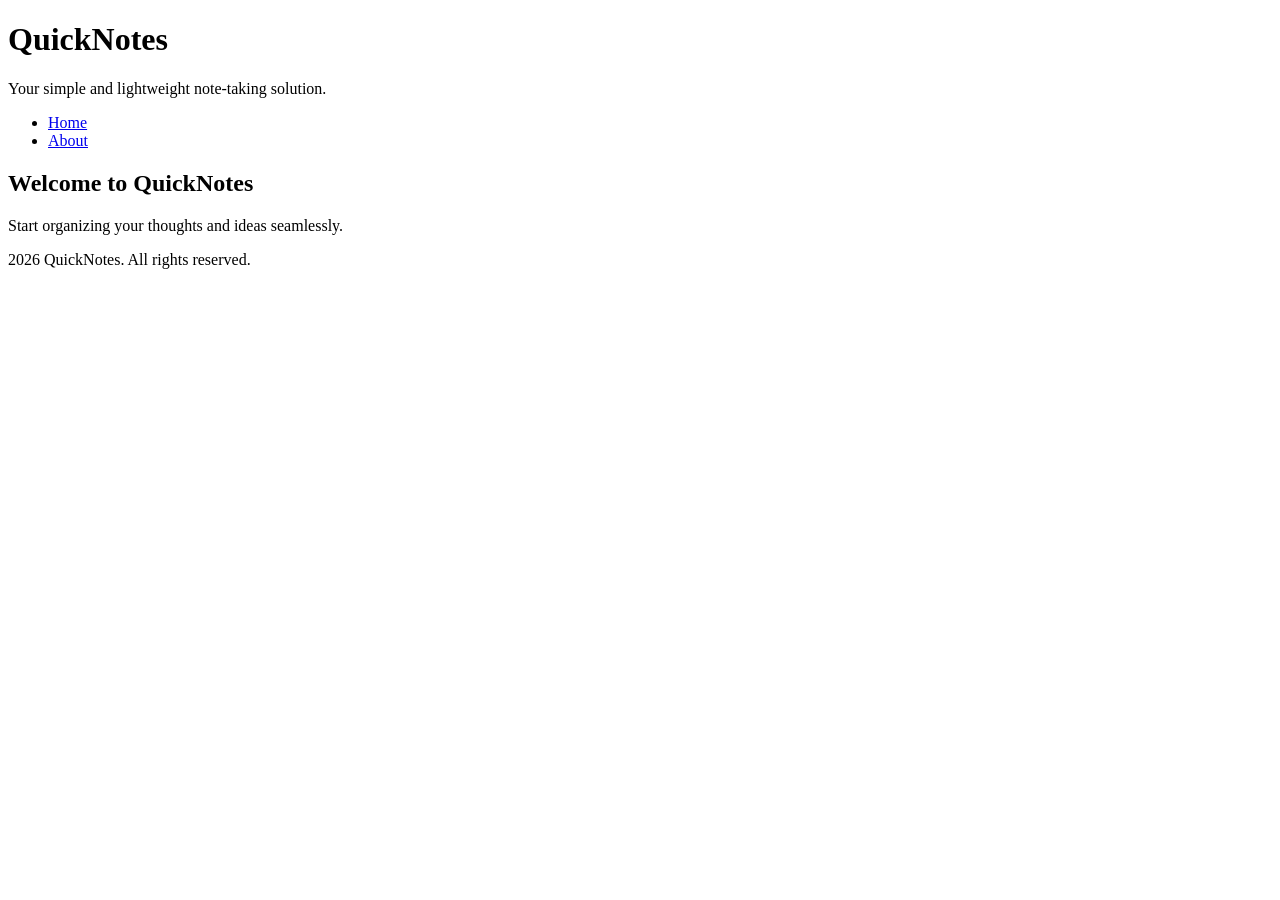
<file: day1/index.html>
<!DOCTYPE html>
<html lang="en">
<head>
    <meta charset="UTF-8">
    <meta name="viewport" content="width=device-width, initial-scale=1.0">
    <title>QuickNotes - Home</title>
</head>
<body>
    <header>
        <h1>QuickNotes</h1>
        <p>Your simple and lightweight note-taking solution.</p>
        <nav>
            <ul>
                <li><a href="index.html">Home</a></li>
                <li><a href="about.html">About</a></li>
            </ul>
        </nav>
    </header>

    <main>
        <h2>Welcome to QuickNotes</h2>
        <p>Start organizing your thoughts and ideas seamlessly.</p>
    </main>

    <footer>
        <p>2026 QuickNotes. All rights reserved.</p>
    </footer>
</body>
</html>
</file>
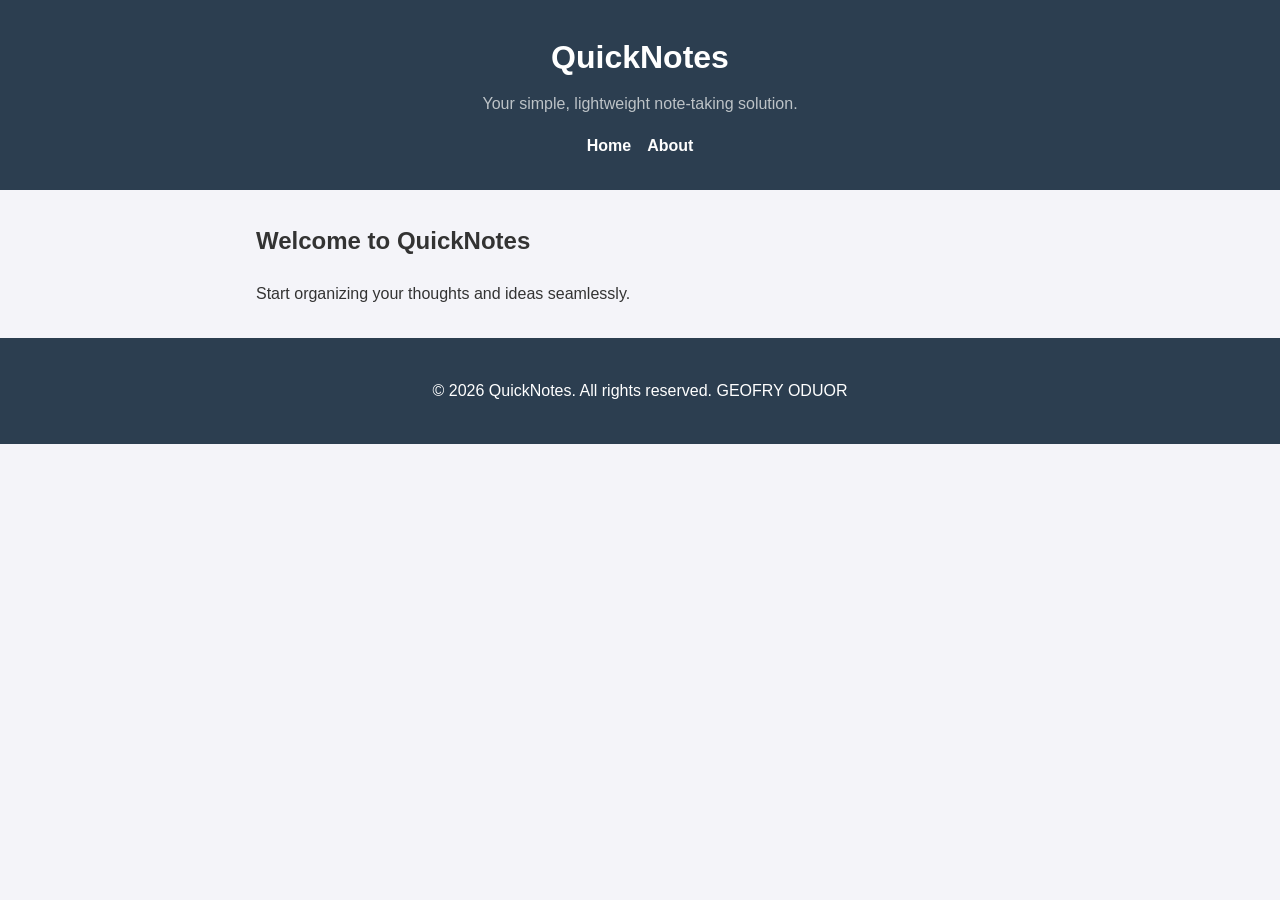
<file: day2/index.html>
<!DOCTYPE html>
<html lang="en">
<head>
    <meta charset="UTF-8">
    <meta name="viewport" content="width=device-width, initial-scale=1.0">
    <title>QuickNotes - Home</title>
    <link rel="stylesheet" href="style.css">
</head>
<body>
    <header>
        <h1>QuickNotes</h1>
        <p>Your simple, lightweight note-taking solution.</p>
        <nav>
            <ul>
                <li><a href="index.html">Home</a></li>
                <li><a href="about.html">About</a></li>
            </ul>
        </nav>
    </header>

    <main>
        <h2>Welcome to QuickNotes</h2>
        <p>Start organizing your thoughts and ideas seamlessly.</p>
    </main>

    <footer>
        <p>&copy; 2026 QuickNotes. All rights reserved. GEOFRY ODUOR</p>
    </footer>
</body>
</html>
</file>
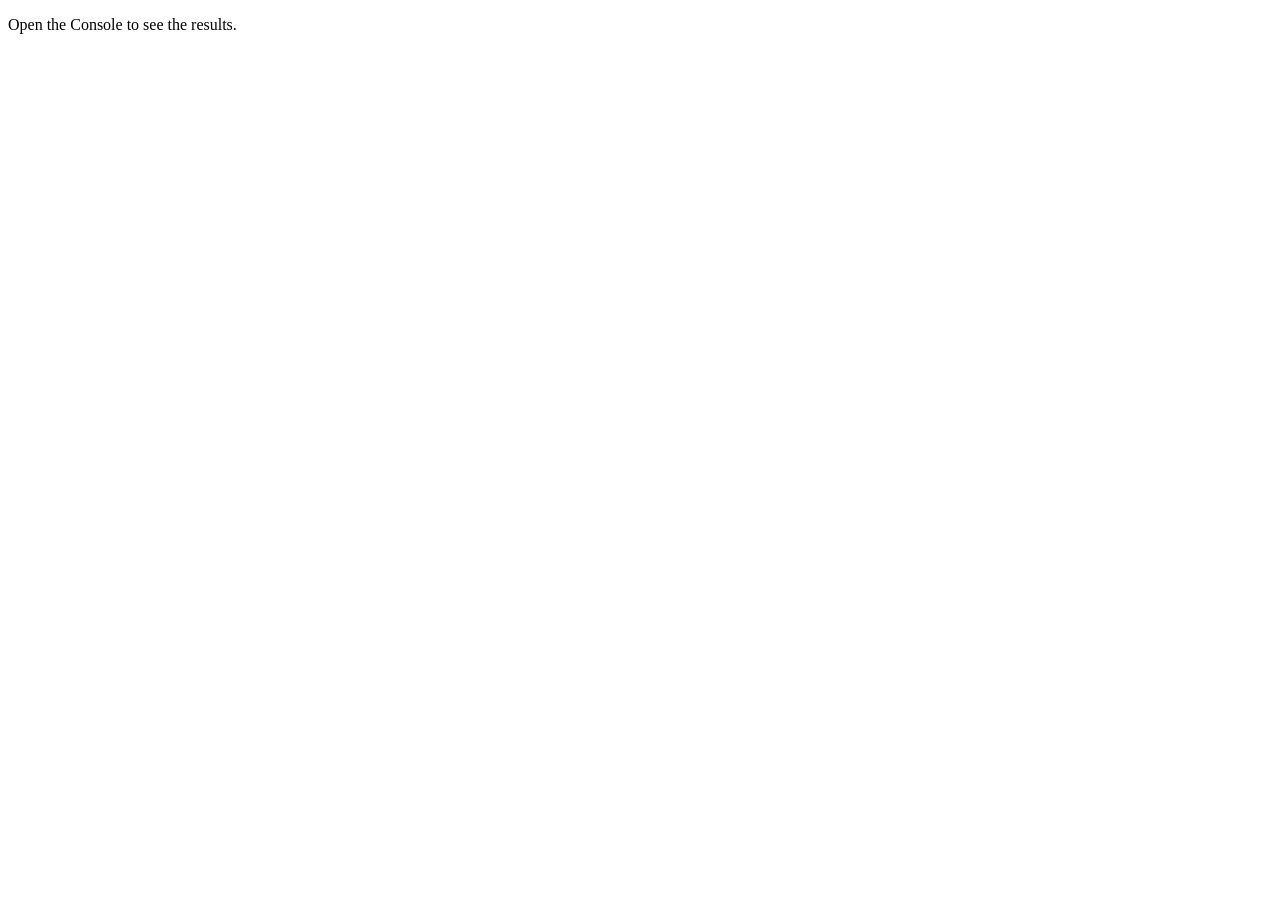
<file: day3/index.html>
<!DOCTYPE html>
<html lang="en">
<head>
  <meta charset="UTF-8">
  <title>Notes Toolkit</title>
  <script src="script.js" defer></script>
</head>
<body>
  <p>Open the Console to see the results.</p>
</body>
</html>
</file>
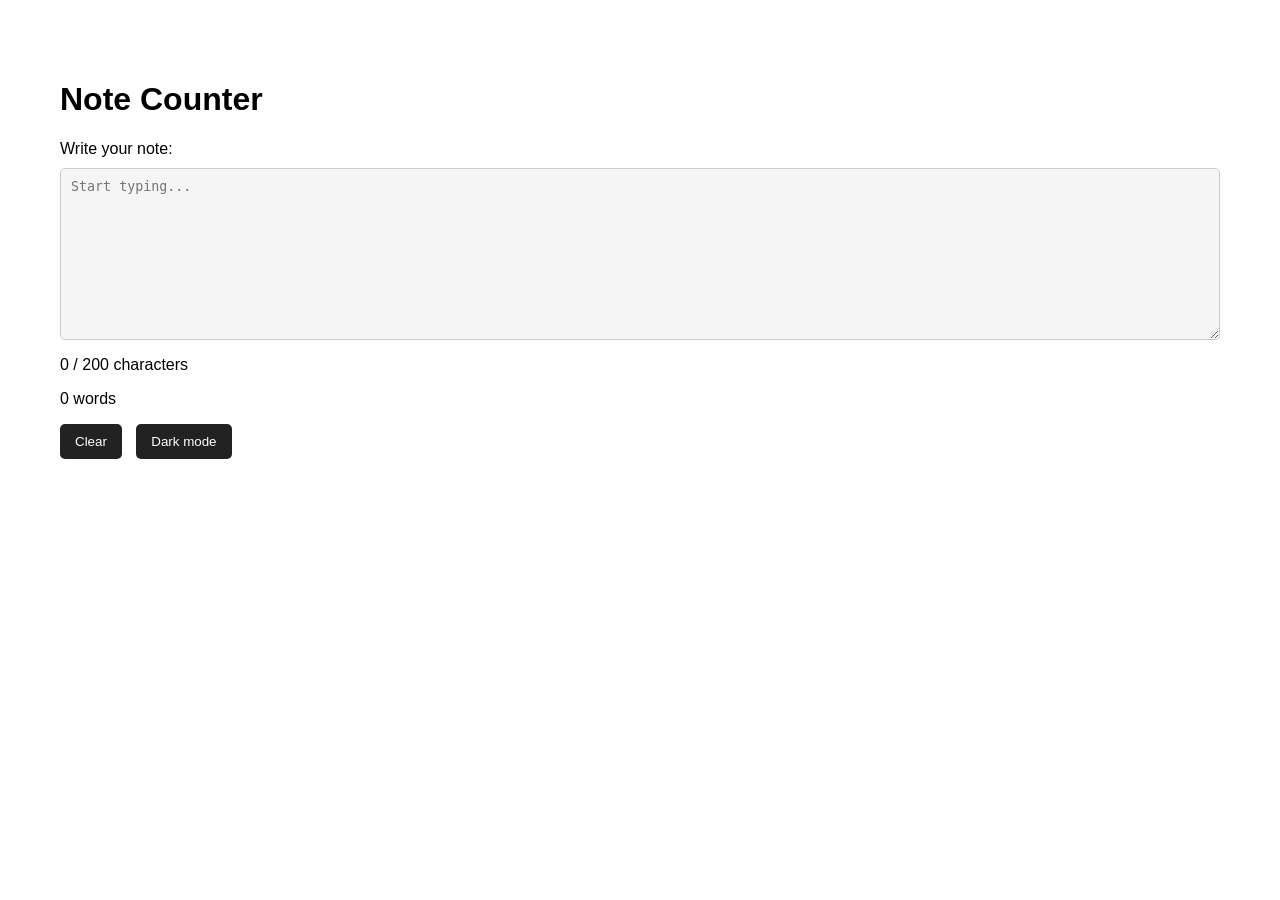
<file: day4/index.html>
<!DOCTYPE html>
<html lang="en">
<head>
    <meta charset="UTF-8">
    <meta name="viewport" content="width=device-width, initial-scale=1.0">
    <title>Day 4 - Note Counter</title>

    <link rel="stylesheet" href="style.css">
    <script src="script.js" defer></script>
</head>

<body>
    <main>
        <h1>Note Counter</h1>

        <label for="note-text">Write your note:</label>

        <textarea
            id="note-text"
            maxlength="200"
            rows="10"
            placeholder="Start typing..."
        ></textarea>

        <p id="char-count">0 / 200 characters</p>
        <p id="word-count">0 words</p>

        <button id="clear-btn" type="button">Clear</button>
        <button id="theme-toggle" type="button">Dark mode</button>
    </main>
</body>
</html>
</file>
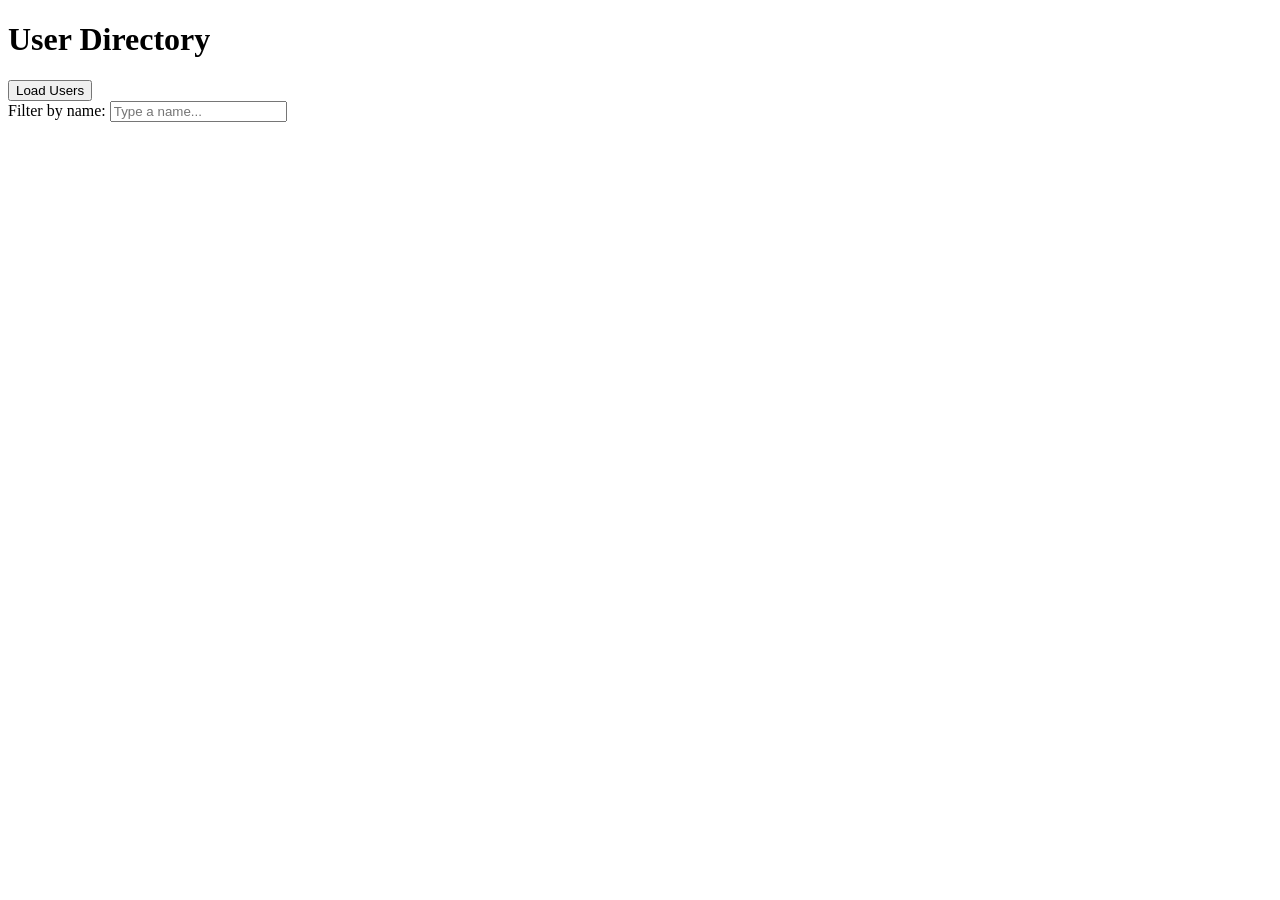
<file: day5/index.html>
<!DOCTYPE html>
<html lang="en">
<head>
    <meta charset="UTF-8">
    <meta name="viewport" content="width=device-width, initial-scale=1.0">
    <title>User Directory</title>
    <script src="users.js" defer></script>
</head>
<body>
    <h1>User Directory</h1>

    <button id="load-users">Load Users</button>

    <div>
        <label for="filter-input">Filter by name:</label>
        <input type="text" id="filter-input" placeholder="Type a name...">
    </div>

    <p id="status"></p>

    <ul id="users-list"></ul>
</body>
</html>
</file>
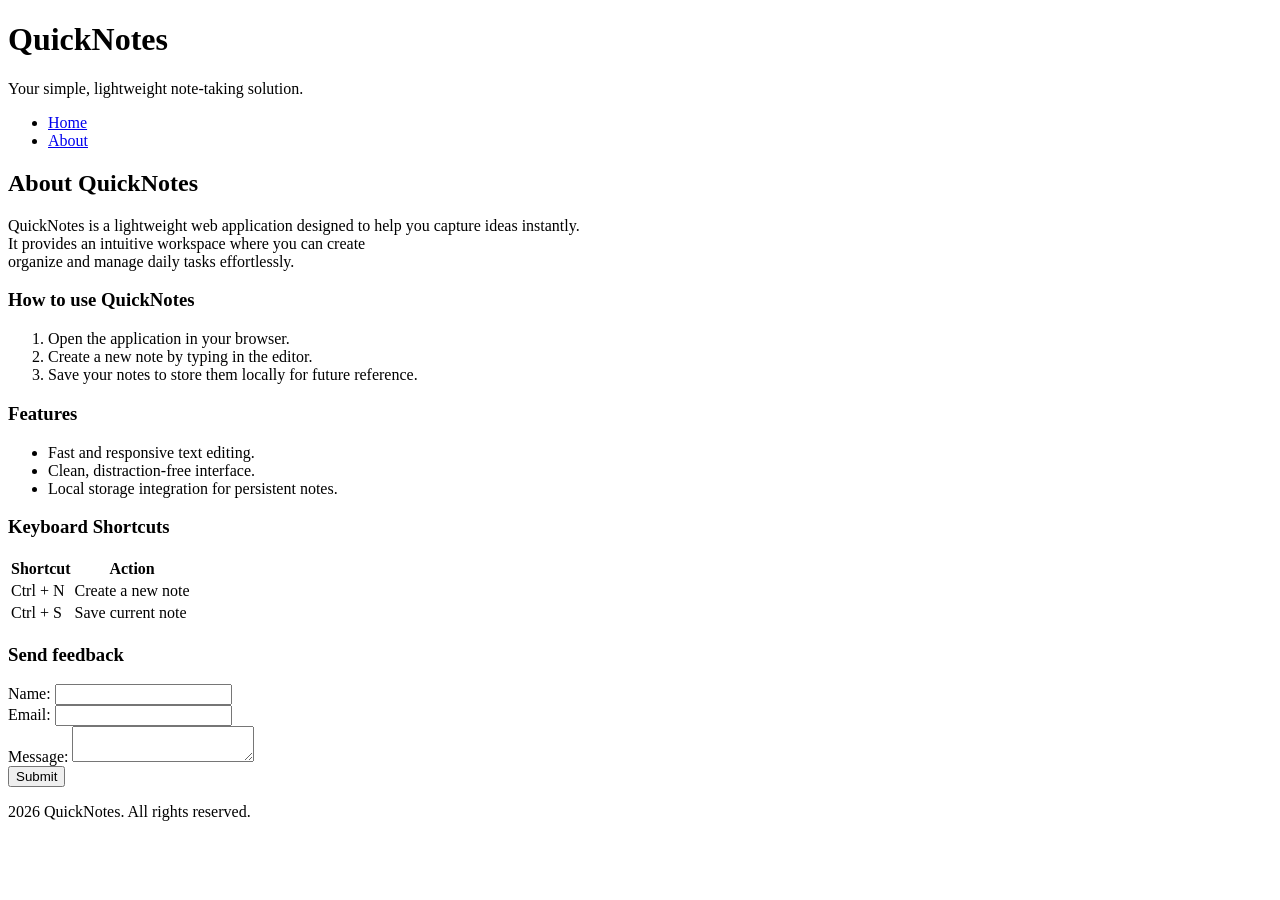
<file: day1/about.html>
<!DOCTYPE html>
<html lang="en">
<head>
    <meta charset="UTF-8">
    <meta name="viewport" content="width=device-width, initial-scale=1.0">
    <title>QuickNotes - About</title>
</head>
<body>
    <header>
        <h1>QuickNotes</h1>
        <p>Your simple, lightweight note-taking solution.</p>
        <nav>
            <ul>
                <li><a href="index.html">Home</a></li>
                <li><a href="about.html">About</a></li>
            </ul>
        </nav>
    </header>

    <main>
        <h2>About QuickNotes</h2>
        <p>QuickNotes is a lightweight web application designed to help you capture ideas instantly.<br> It provides an intuitive workspace where you can create<br> organize and manage daily tasks effortlessly.</p>

        <section>
            <h3>How to use QuickNotes</h3>
            <ol>
                <li>Open the application in your browser.</li>
                <li>Create a new note by typing in the editor.</li>
                <li>Save your notes to store them locally for future reference.</li>
            </ol>
        </section>

        <section>
            <h3>Features</h3>
            <ul>
                <li>Fast and responsive text editing.</li>
                <li>Clean, distraction-free interface.</li>
                <li>Local storage integration for persistent notes.</li>
            </ul>
        </section>

        <section>
            <h3>Keyboard Shortcuts</h3>
            <table>
                <thead>
                    <tr>
                        <th scope="col">Shortcut</th>
                        <th scope="col">Action</th>
                    </tr>
                </thead>
                <tbody>
                    <tr>
                        <td>Ctrl + N</td>
                        <td>Create a new note</td>
                    </tr>
                    <tr>
                        <td>Ctrl + S</td>
                        <td>Save current note</td>
                    </tr>
                </tbody>
            </table>
        </section>

        <section>
            <h3>Send feedback</h3>
            <form action="#" method="post">
                <div>
                    <label for="name">Name:</label>
                    <input type="text" id="name" name="name" required>
                </div>
                <div>
                    <label for="email">Email:</label>
                    <input type="email" id="email" name="email" required>
                </div>
                <div>
                    <label for="message">Message:</label>
                    <textarea id="message" name="message" required></textarea>
                </div>
                <button type="submit">Submit</button>
            </form>
        </section>
    </main>

    <footer>
        <p>2026 QuickNotes. All rights reserved.</p>
    </footer>
</body>
</html>
</file>
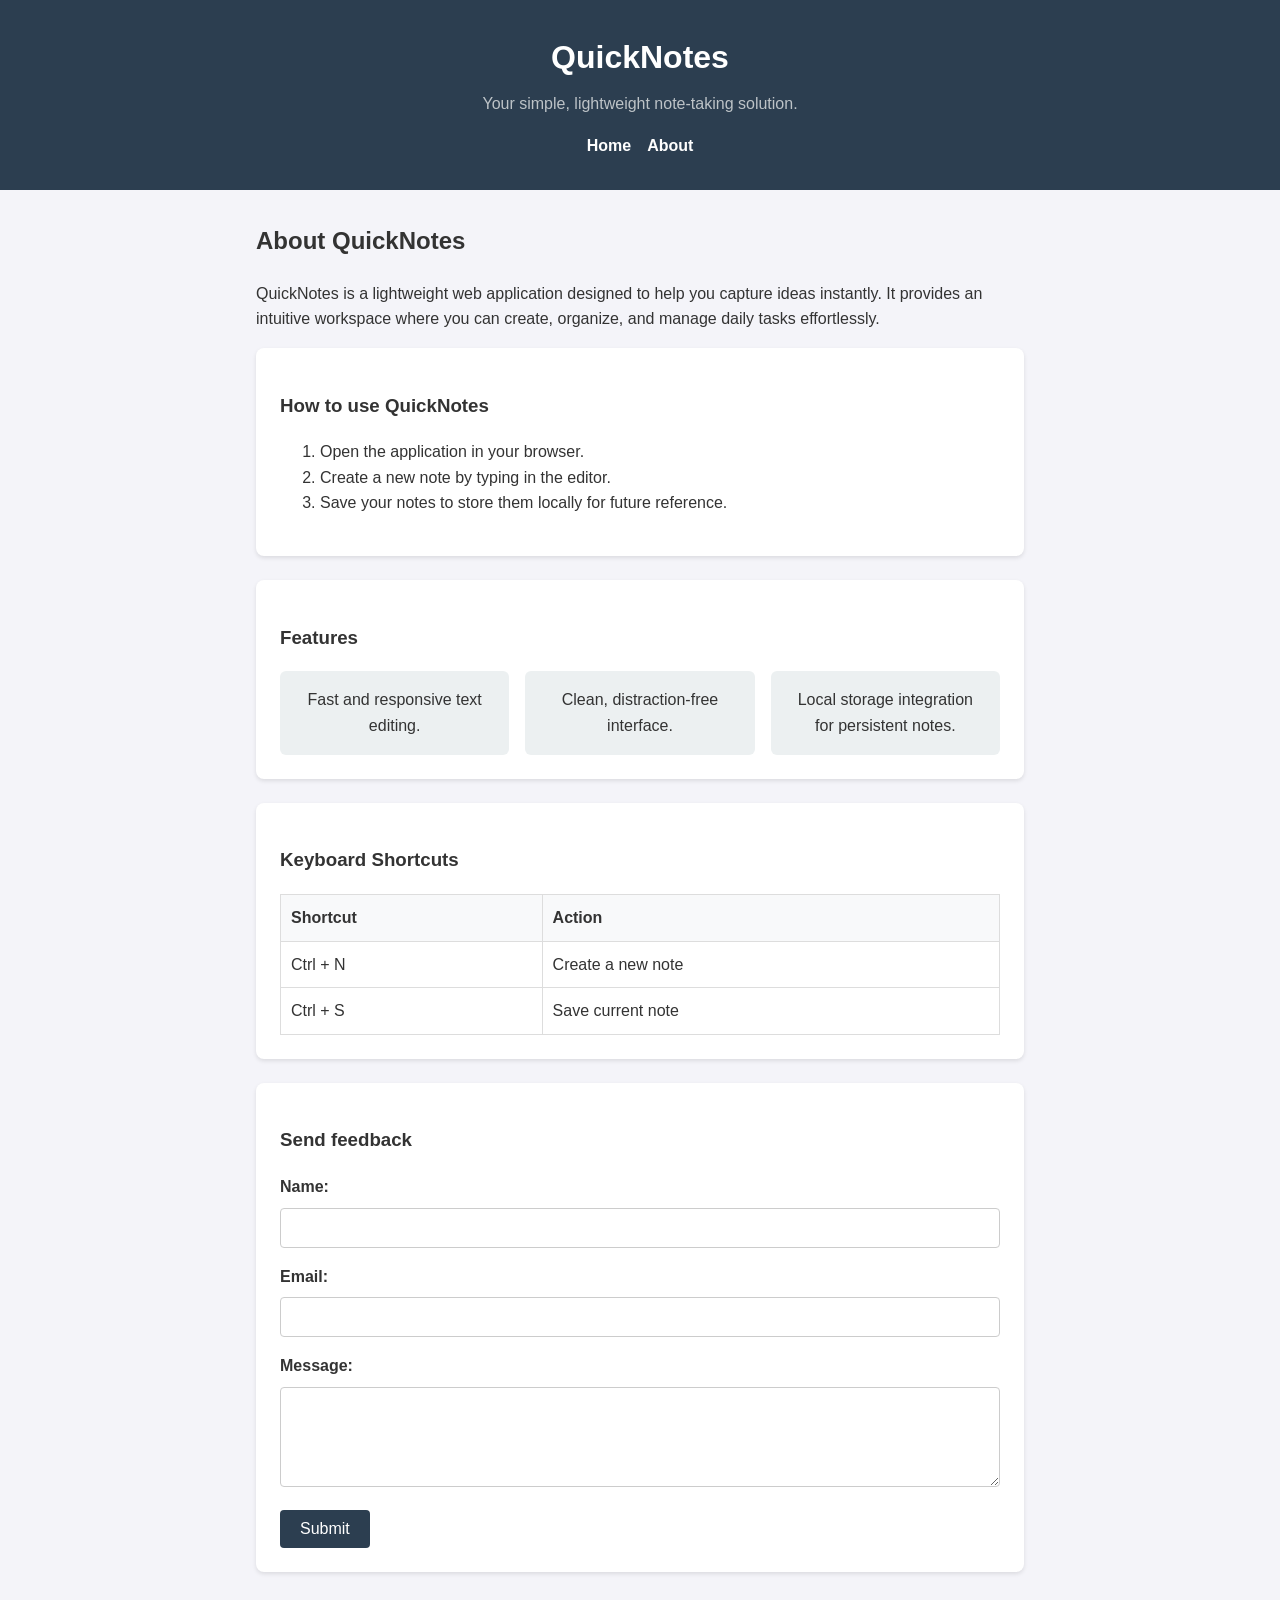
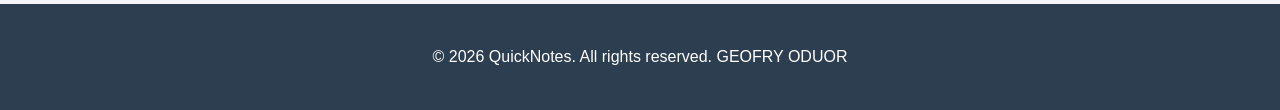
<file: day2/about.html>
<!DOCTYPE html>
<html lang="en">
<head>
    <meta charset="UTF-8">
    <meta name="viewport" content="width=device-width, initial-scale=1.0">
    <title>QuickNotes - About</title>
    <link rel="stylesheet" href="style.css">
</head>
<body>
    <header>
        <h1>QuickNotes</h1>
        <p>Your simple, lightweight note-taking solution.</p>
        <nav>
            <ul>
                <li><a href="index.html">Home</a></li>
                <li><a href="about.html">About</a></li>
            </ul>
        </nav>
    </header>

    <main>
        <h2>About QuickNotes</h2>
        <p>QuickNotes is a lightweight web application designed to help you capture ideas instantly. It provides an intuitive workspace where you can create, organize, and manage daily tasks effortlessly.</p>

        <section>
            <h3>How to use QuickNotes</h3>
            <ol>
                <li>Open the application in your browser.</li>
                <li>Create a new note by typing in the editor.</li>
                <li>Save your notes to store them locally for future reference.</li>
            </ol>
        </section>

        <section>
            <h3>Features</h3>
            <ul class="features">
                <li>Fast and responsive text editing.</li>
                <li>Clean, distraction-free interface.</li>
                <li>Local storage integration for persistent notes.</li>
            </ul>
        </section>

        <section>
            <h3>Keyboard Shortcuts</h3>
            <table>
                <thead>
                    <tr>
                        <th scope="col">Shortcut</th>
                        <th scope="col">Action</th>
                    </tr>
                </thead>
                <tbody>
                    <tr>
                        <td>Ctrl + N</td>
                        <td>Create a new note</td>
                    </tr>
                    <tr>
                        <td>Ctrl + S</td>
                        <td>Save current note</td>
                    </tr>
                </tbody>
            </table>
        </section>

        <section>
            <h3>Send feedback</h3>
            <form action="#" method="post">
                <div>
                    <label for="name">Name:</label>
                    <input type="text" id="name" name="name" required>
                </div>
                <div>
                    <label for="email">Email:</label>
                    <input type="email" id="email" name="email" required>
                </div>
                <div>
                    <label for="message">Message:</label>
                    <textarea id="message" name="message" required></textarea>
                </div>
                <button type="submit">Submit</button>
            </form>
        </section>
    </main>

    <footer>
        <p>&copy; 2026 QuickNotes. All rights reserved. GEOFRY ODUOR</p>
    </footer>
</body>
</html>
</file>
<file: day2/style.css>
/* Box-sizing reset */
*, *::before, *::after {
    box-sizing: border-box;
}

body {
    font-family: Arial, sans-serif;
    margin: 0;
    padding: 0;
    background-color: #f4f4f9;
    color: #333;
    line-height: 1.6;
}

/* Header styles */
header {
    background-color: #2c3e50;
    color: #fff;
    text-align: center;
    padding: 2rem 1rem;
}

header h1 {
    margin: 0 0 0.5rem 0;
}

header p {
    margin: 0 0 1rem 0;
    color: #bdc3c7;
}

/* Nav styles with Flexbox */
nav ul {
    list-style: none;
    padding: 0;
    margin: 0;
    display: flex;
    justify-content: center;
    gap: 16px;
}

nav a {
    color: #fff;
    text-decoration: none;
    font-weight: bold;
    transition: color 0.3s ease;
}

nav a:hover {
    color: #3498db;
    text-decoration: underline;
}

/* Main centered layout with maximum width */
main {
    max-width: 800px;
    margin: 2rem auto;
    padding: 0 1rem;
}

/* Section card styling */
main section {
    background: #fff;
    padding: 1.5rem;
    margin-bottom: 1.5rem;
    border-radius: 8px;
    box-shadow: 0 2px 4px rgba(0, 0, 0, 0.1);
}

/* Features grid layout */
ul.features {
    list-style: none;
    padding: 0;
    margin: 0;
    display: grid;
    grid-template-columns: repeat(auto-fit, minmax(180px, 1fr));
    gap: 1rem;
}

ul.features li {
    background: #ecf0f1;
    padding: 1rem;
    border-radius: 6px;
    text-align: center;
}

/* Shortcuts table styling */
table {
    width: 100%;
    border-collapse: collapse;
    margin-top: 1rem;
}

th, td {
    border: 1px solid #ddd;
    padding: 10px;
    text-align: left;
}

th {
    background-color: #f8f9fa;
}

/* Feedback form styling (stacked vertically with full width) */
form div {
    margin-bottom: 1rem;
}

label {
    display: block;
    margin-bottom: 0.5rem;
    font-weight: bold;
}

input[type="text"],
input[type="email"],
textarea {
    width: 100%;
    padding: 10px;
    border: 1px solid #ccc;
    border-radius: 4px;
    font-size: 1rem;
}

textarea {
    resize: vertical;
    height: 100px;
}

/* Button styles with transition */
button {
    background-color: #2c3e50;
    color: white;
    padding: 10px 20px;
    border: none;
    border-radius: 4px;
    font-size: 1rem;
    cursor: pointer;
    transition: background-color 0.3s ease, transform 0.2s ease;
}

button:hover {
    background-color: #34495e;
    transform: translateY(-2px);
}

/* Footer styling */
footer {
    text-align: center;
    padding: 1.5rem;
    background-color: #2c3e50;
    color: #fff;
    margin-top: 2rem;
}

/* Media query for smaller screens */
@media (max-width: 600px) {
    header {
        padding: 1rem 0.5rem;
    }

    header h1 {
        font-size: 1.5rem;
    }

    main {
        padding: 0 0.5rem;
    }
}
</file>
<file: day4/style.css>
:root {
    --background-color: white;
    --text-color: black;
    --input-background: #f5f5f5;
    --border-color: #cccccc;
    --button-background: #222222;
    --button-text: white;
}

body.dark {
    --background-color: #222222;
    --text-color: white;
    --input-background: #333333;
    --border-color: #666666;
    --button-background: white;
    --button-text: black;
}

body {
    background-color: var(--background-color);
    color: var(--text-color);
    font-family: Arial, sans-serif;
    margin: 40px;
    padding: 20px;
}

textarea {
    display: block;
    width: 100%;
    box-sizing: border-box;
    margin: 10px 0;
    padding: 10px;

    background-color: var(--input-background);
    color: var(--text-color);

    border: 1px solid var(--border-color);
    border-radius: 5px;
    resize: vertical;
}

button {
    padding: 10px 15px;
    margin-right: 10px;

    background-color: var(--button-background);
    color: var(--button-text);

    border: none;
    border-radius: 5px;
    cursor: pointer;
}

.warning {
    color: orange;
}

.over {
    color: red;
    font-weight: bold;
}
</file>
